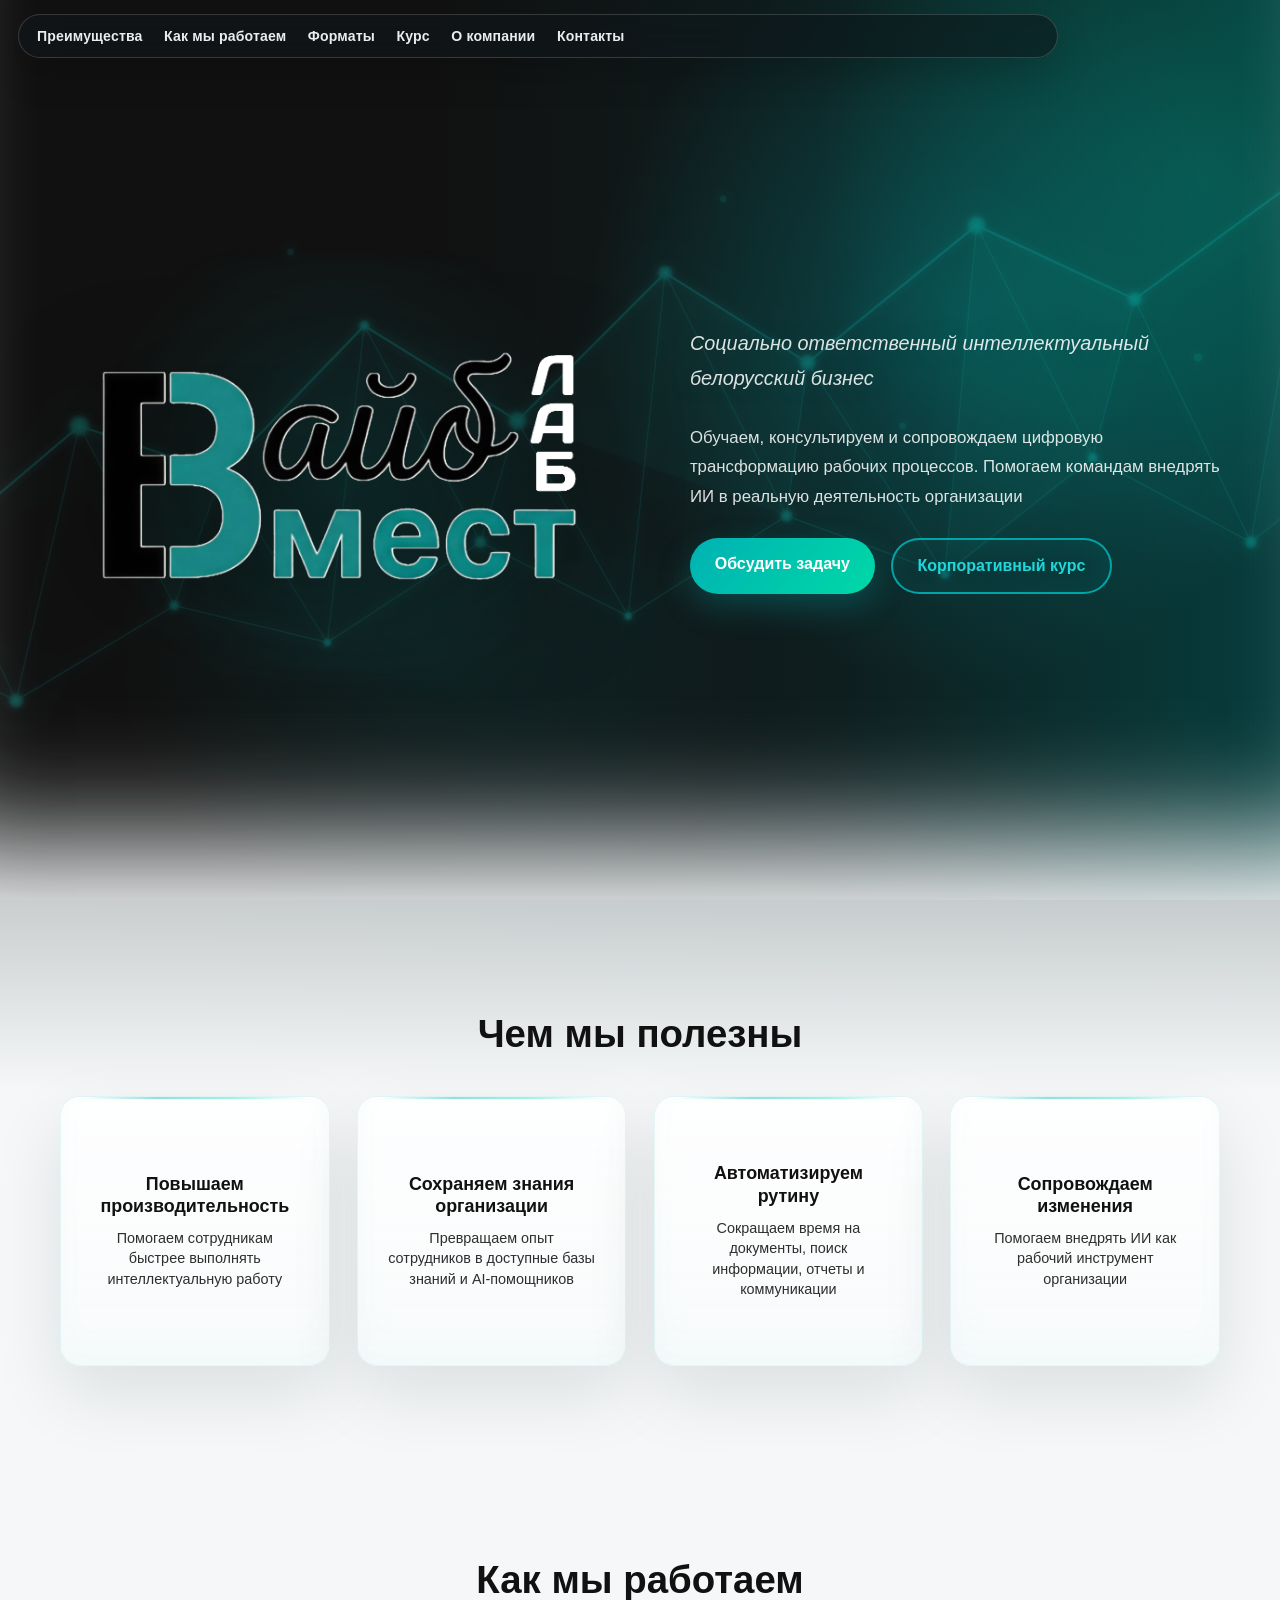
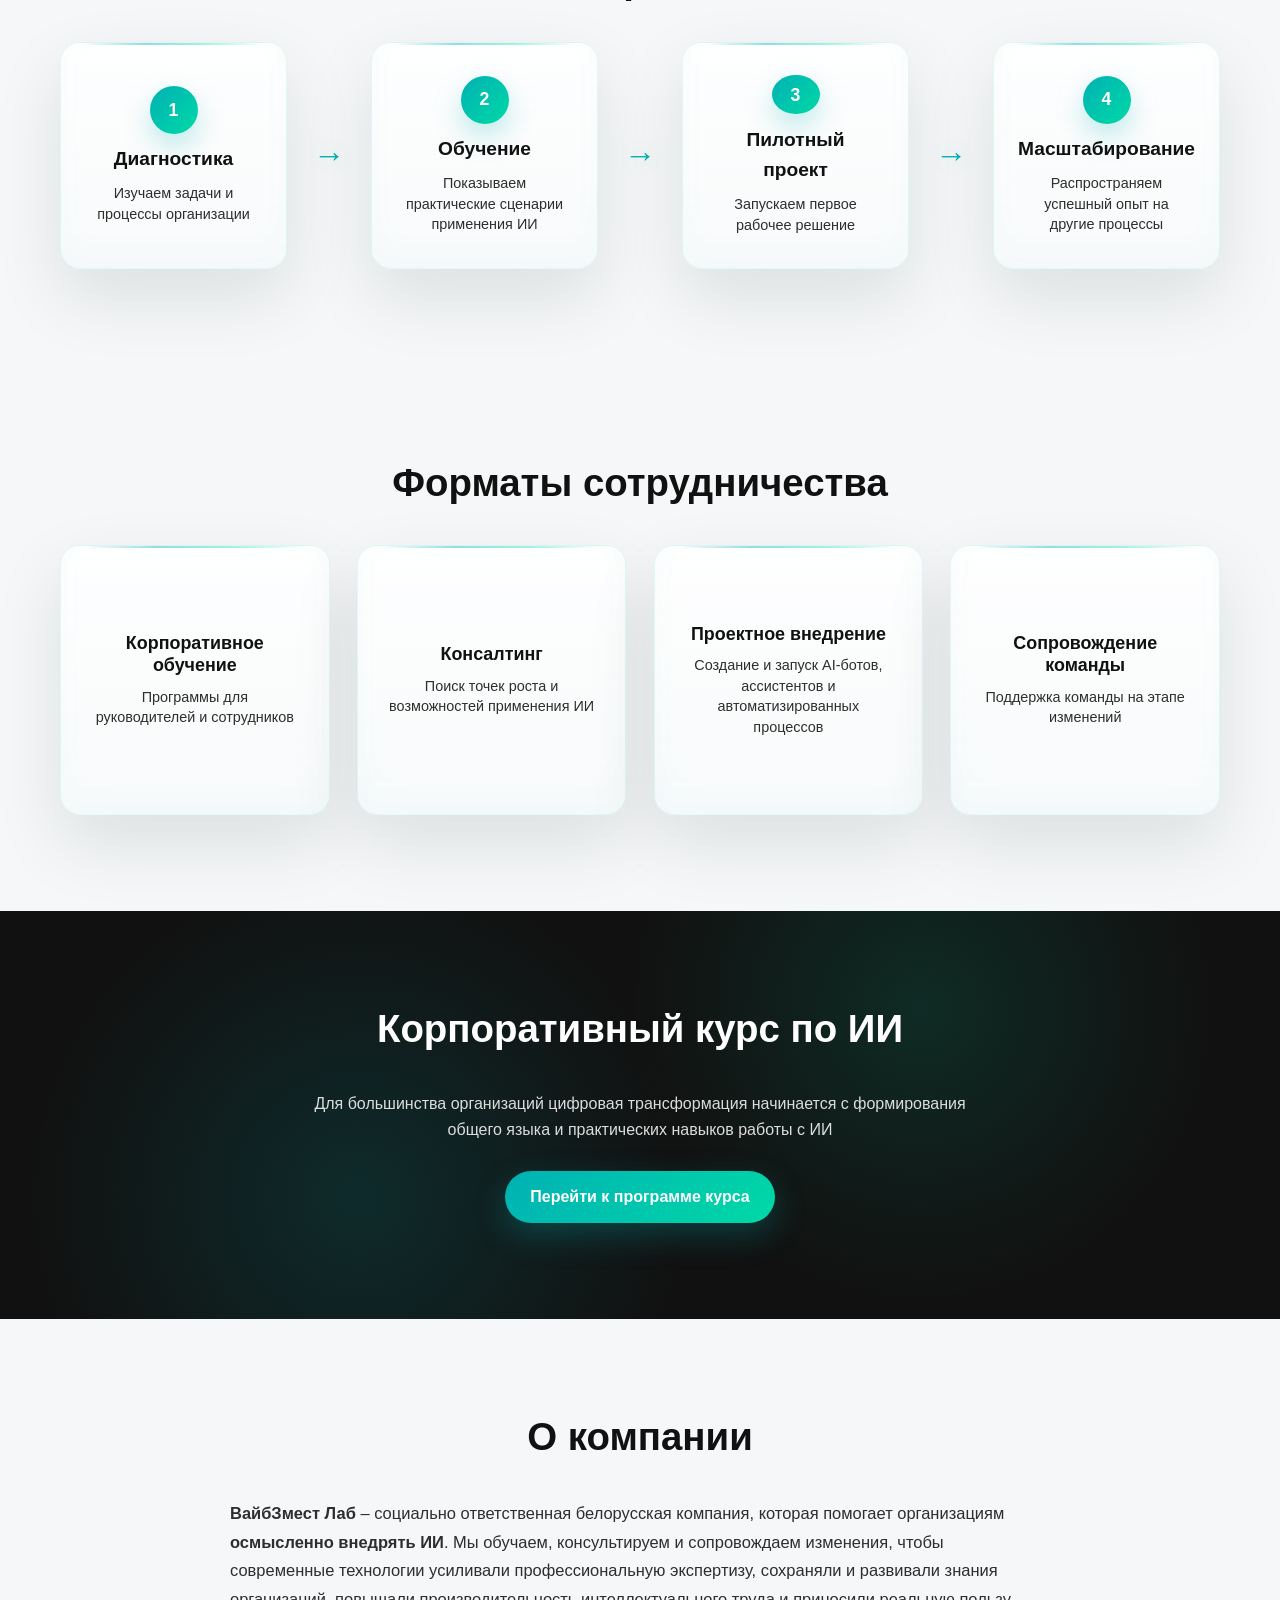
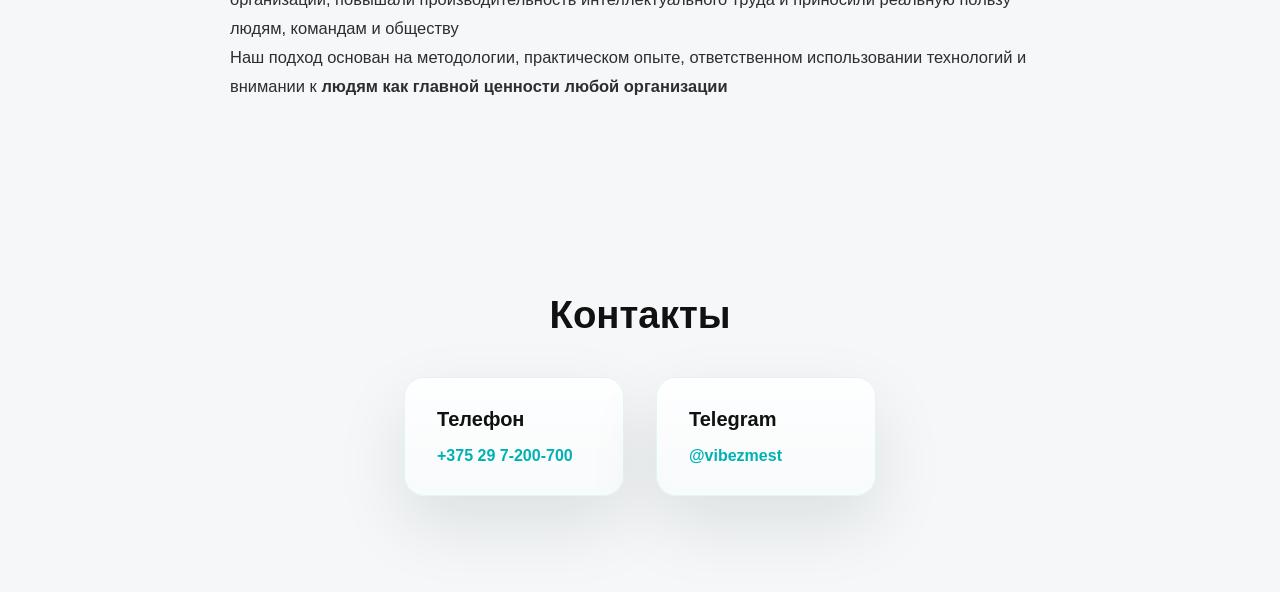
<file: index.html>
<!DOCTYPE html>
<html lang="ru">
  <head>
    <meta charset="UTF-8" />
    <meta name="viewport" content="width=device-width, initial-scale=1.0" />
    <title>ВайбЗмест</title>
    <link rel="stylesheet" href="style.css" />
  </head>
  <body>
    <!-- Header / Hero Section -->
    <header class="hero" id="hero">
      <nav class="navbar">
        <!-- Убираем маленький логотип из навигации: оставляем только пункты меню и бургер -->
        <button class="nav-toggle" aria-label="Меню">
          &#9776;
        </button>
        <ul class="nav-links">
          <li><a href="#benefits">Преимущества</a></li>
          <li><a href="#process">Как мы работаем</a></li>
          <li><a href="#formats">Форматы</a></li>
          <li><a href="#course">Курс</a></li>
          <li><a href="#about">О компании</a></li>
          <li><a href="#contacts">Контакты</a></li>
        </ul>
      </nav>
      <div class="hero-content">
        <!-- New hero layout: logo card and text side by side -->
        <div class="hero-logo-card">
          <!-- Логотип лежит в корне репозитория: logo.png -->
          <img src="logo.png" alt="Логотип ВайбЗмест" class="hero-logo" />
        </div>
        <div class="hero-text">
          <!-- Курсивная ценностная фраза вместо слогана про ИИ -->
          <p class="eyebrow">Социально ответственный интеллектуальный белорусский бизнес</p>
          <!-- Основные заголовки убираем, поскольку они дублируют логотип -->
          <p>
            Обучаем, консультируем и сопровождаем цифровую трансформацию рабочих
            процессов. Помогаем командам внедрять ИИ в&nbsp;реальную деятельность
            организации
          </p>
          <div class="hero-buttons">
            <a href="#contacts" class="btn btn-primary">Обсудить задачу</a>
            <!-- Ссылка на программу корпоративного курса ведет на отдельный сайт -->
            <a href="https://pedfund.github.io/AI-PVNvna/" class="btn btn-outline" id="hero-course-link">Корпоративный курс</a>
          </div>
        </div>
      </div>
    </header>

    <!-- Benefits Section -->
    <section class="section benefits scroll-section" id="benefits">
      <div class="container">
        <h2 class="section-title">Чем мы полезны</h2>
        <div class="cards-grid">
          <div class="circle-card">
            <h3>Повышаем производительность</h3>
            <p>
              Помогаем сотрудникам быстрее выполнять интеллектуальную работу
            </p>
          </div>
          <div class="circle-card">
            <h3>Сохраняем знания организации</h3>
            <p>
              Превращаем опыт сотрудников в&nbsp;доступные базы знаний и
              AI‑помощников
            </p>
          </div>
          <div class="circle-card">
            <h3>Автоматизируем рутину</h3>
            <p>
              Сокращаем время на документы, поиск информации, отчеты и
              коммуникации
            </p>
          </div>
          <div class="circle-card">
            <h3>Сопровождаем изменения</h3>
            <p>
              Помогаем внедрять ИИ как рабочий инструмент организации
            </p>
          </div>
        </div>
      </div>
    </section>

    <!-- Process Section -->
    <section class="section process scroll-section" id="process">
      <div class="container">
        <h2 class="section-title">Как мы работаем</h2>
        <div class="process-flow">
          <div class="process-step">
            <div class="step-number">1</div>
            <h3>Диагностика</h3>
            <p>Изучаем задачи и процессы организации</p>
          </div>
          <div class="process-arrow">&rarr;</div>
          <div class="process-step">
            <div class="step-number">2</div>
            <h3>Обучение</h3>
            <p>Показываем практические сценарии применения ИИ</p>
          </div>
          <div class="process-arrow">&rarr;</div>
          <div class="process-step">
            <div class="step-number">3</div>
            <h3>Пилотный проект</h3>
            <p>Запускаем первое рабочее решение</p>
          </div>
          <div class="process-arrow">&rarr;</div>
          <div class="process-step">
            <div class="step-number">4</div>
            <h3>Масштабирование</h3>
            <p>Распространяем успешный опыт на другие процессы</p>
          </div>
        </div>
      </div>
    </section>

    <!-- Formats Section -->
    <section class="section formats scroll-section" id="formats">
      <div class="container">
        <h2 class="section-title">Форматы сотрудничества</h2>
        <div class="cards-grid">
          <div class="circle-card">
            <h3>Корпоративное обучение</h3>
            <p>Программы для руководителей и сотрудников</p>
          </div>
          <div class="circle-card">
            <h3>Консалтинг</h3>
            <p>Поиск точек роста и возможностей применения ИИ</p>
          </div>
          <div class="circle-card">
            <h3>Проектное внедрение</h3>
            <p>Создание и запуск AI‑ботов, ассистентов и автоматизированных процессов</p>
          </div>
          <div class="circle-card">
            <h3>Сопровождение команды</h3>
            <p>Поддержка команды на этапе изменений</p>
          </div>
        </div>
      </div>
    </section>

    <!-- Course Section -->
    <section class="section course scroll-section" id="course">
      <div class="container course-content">
        <h2 class="section-title">Корпоративный курс по ИИ</h2>
        <p>
          Для большинства организаций цифровая трансформация начинается с
          формирования общего языка и практических навыков работы с ИИ
        </p>
        <a href="https://pedfund.github.io/AI-PVNvna/" class="btn btn-primary" id="course-link">Перейти к программе курса</a>
      </div>
    </section>

    <!-- About Section -->
    <section class="section about scroll-section" id="about">
      <div class="container">
        <h2 class="section-title">О компании</h2>
        <p>
         <p>
  <strong>ВайбЗмест Лаб</strong> – социально ответственная белорусская компания, которая помогает организациям <strong>осмысленно внедрять ИИ</strong>. Мы обучаем, консультируем и сопровождаем изменения, чтобы современные технологии усиливали профессиональную экспертизу, сохраняли и развивали знания организаций, повышали производительность интеллектуального труда и приносили реальную пользу людям, командам и обществу
          </p>
          <p>
  Наш подход основан на методологии, практическом опыте, ответственном использовании технологий и внимании к <strong>людям как главной ценности любой организации </strong>
          </p>
        </p>
      </div>
    </section>

    <!-- Contacts Section -->
    <section class="section contacts scroll-section" id="contacts">
      <div class="container">
        <h2 class="section-title">Контакты</h2>
        <div class="contact-info">
          <div class="contact-item">
            <h3>Телефон</h3>
            <p><a href="tel:+375297200700">+375 29 7‑200‑700</a></p>
          </div>
          <div class="contact-item">
            <h3>Telegram</h3>
            <p><a href="https://t.me/vibezmest" id="telegram-link">@vibezmest</a></p>
          </div>
        </div>
      </div>
    </section>

    <script src="script.js"></script>
  </body>
</html>
</file>
<file: style.css>
/*
 * Основная таблица стилей для сайта ВайбЗмест
 * Тексты и структура не меняются. Доработаны визуал, фон, навигация и анимации.
 */

:root {
  --color-primary: #111111;
  --color-light: #ffffff;
  --color-accent: #00b1b4;
  --color-accent-emerald: #00d9a6;
  --color-background: #f5f7f8;
  --color-card-bg: #f5f7f8;
  --color-text-dark: #2e2e2e;
  --color-text-light: #f9f9f9;
  --spacing: 20px;
  --max-width: 1200px;
}

* {
  margin: 0;
  padding: 0;
  box-sizing: border-box;
}

html {
  scroll-behavior: smooth;
  scroll-padding-top: 92px;
}

body {
  font-family: 'Arial', 'Helvetica', sans-serif;
  line-height: 1.6;
  background:
    radial-gradient(circle at 80% 0%, rgba(0, 177, 180, 0.07), transparent 34%),
    linear-gradient(180deg, rgba(9, 17, 19, 0.08) 0, transparent 260px),
    var(--color-background);
  color: var(--color-text-dark);
  overflow-x: hidden;
}

img {
  max-width: 100%;
  height: auto;
}

a {
  color: var(--color-accent);
  text-decoration: none;
}

a:hover {
  text-decoration: none;
}

.container {
  max-width: var(--max-width);
  margin: 0 auto;
  padding: 0 var(--spacing);
}

/* Навигация: фиксированная стеклянная строка */
.navbar {
  position: fixed;
  top: 14px;
  left: 18px;
  width: min(1040px, calc(100vw - 36px));
  padding: 8px 18px;
  display: flex;
  align-items: center;
  justify-content: flex-start;
  z-index: 10001;
  background: rgba(16, 22, 26, 0.64);
  backdrop-filter: blur(22px) saturate(150%);
  -webkit-backdrop-filter: blur(22px) saturate(150%);
  border: 1px solid rgba(255, 255, 255, 0.16);
  border-radius: 999px;
  box-shadow: 0 14px 38px rgba(0, 0, 0, 0.18);
  transition: background 0.3s ease, border-color 0.3s ease, box-shadow 0.3s ease;
}

.navbar .logo {
  display: none;
}

.nav-links {
  list-style: none;
  display: flex;
  gap: 1.35rem;
  align-items: center;
}

.nav-links li a {
  color: rgba(255, 255, 255, 0.92);
  font-weight: 600;
  font-size: 0.88rem;
  letter-spacing: 0.01em;
  position: relative;
  transition: color 0.25s ease;
}

.nav-links li a::after {
  content: "";
  position: absolute;
  left: 0;
  right: 0;
  bottom: -7px;
  height: 1px;
  background: linear-gradient(90deg, transparent, var(--color-accent), var(--color-accent-emerald), transparent);
  transform: scaleX(0);
  transform-origin: center;
  opacity: 0;
  transition: transform 0.25s ease, opacity 0.25s ease;
}

.nav-links li a:hover {
  color: var(--color-light);
}

.nav-links li a:hover::after {
  transform: scaleX(1);
  opacity: 1;
}

.nav-toggle {
  display: none;
  font-size: 2rem;
  background: none;
  border: none;
  color: var(--color-light);
  cursor: pointer;
}

/* Первый экран */
.hero {
  background-color: var(--color-primary);
  color: var(--color-light);
  min-height: 100vh;
  display: flex;
  flex-direction: column;
  justify-content: center;
  align-items: center;
  padding: 132px var(--spacing) 80px;
  text-align: center;
  position: relative;
  z-index: 10000;
  overflow: hidden;
  isolation: isolate;
}

/* Общий темный фон, градиент и глубина */
.hero::before {
  content: "";
  position: absolute;
  inset: 0;
  background:
    radial-gradient(circle at 75% 35%, rgba(0, 177, 180, 0.28), transparent 33%),
    radial-gradient(circle at 94% 20%, rgba(0, 217, 166, 0.18), transparent 28%),
    radial-gradient(circle at 34% 72%, rgba(0, 177, 180, 0.11), transparent 30%),
    linear-gradient(90deg, #111111 0%, #111111 34%, #0e1e1f 66%, #073d3d 100%);
  pointer-events: none;
  z-index: 0;
}

/* Фиксированная нейросетка на фоне первого экрана */
.hero::after {
  content: "";
  position: absolute;
  inset: -18% -26% -12% -18%;
  background-image: url("assets/network-bg.svg");
  background-repeat: no-repeat;
  background-size: min(1900px, 170vw) auto;
  background-position: 50% 52%;
  opacity: 0.27;
  filter: saturate(1.05) drop-shadow(0 0 18px rgba(0, 177, 180, 0.16));
  mix-blend-mode: screen;
  pointer-events: none;
  z-index: 1;
  animation: networkFloat 42s ease-in-out infinite alternate;
  mask-image: linear-gradient(180deg, transparent 0%, black 18%, black 82%, transparent 100%);
  -webkit-mask-image: linear-gradient(180deg, transparent 0%, black 18%, black 82%, transparent 100%);
}

.hero::before {
  box-shadow: inset 0 -150px 120px -95px var(--color-background);
}

.hero-content {
  position: relative;
}

.hero-content {
  width: min(1160px, 92vw);
  display: grid;
  grid-template-columns: 1fr 0.95fr;
  align-items: center;
  gap: clamp(42px, 6vw, 72px);
  text-align: left;
  z-index: 3;
  transform: translateY(-8px);
}

/* Логотип без карточки, рамки и черной подложки от CSS */
.hero-logo-card {
  background: transparent;
  padding: 0;
  border-radius: 0;
  box-shadow: none;
  position: relative;
  animation: heroLogoIn 0.9s ease-out both;
}

.hero-logo-card::before {
  content: "";
  position: absolute;
  inset: -20%;
  background: radial-gradient(circle, rgba(0, 177, 180, 0.2), transparent 58%);
  filter: blur(8px);
  z-index: -1;
  opacity: 0.75;
  animation: logoGlow 7s ease-in-out infinite alternate;
}

.hero-logo {
  width: 100%;
  display: block;
  border: none;
  border-radius: 0;
  filter: drop-shadow(0 22px 55px rgba(0, 0, 0, 0.45));
}

.hero-text {
  max-width: 590px;
  animation: heroTextIn 0.9s ease-out 0.12s both;
}

.eyebrow {
  color: var(--color-text-light);
  font-weight: 400;
  letter-spacing: normal;
  text-transform: none;
  font-style: italic;
  font-size: clamp(1.08rem, 1.55vw, 1.34rem) !important;
  line-height: 1.28;
  margin-bottom: 1.05rem;
  text-shadow: 0 0 30px rgba(0, 177, 180, 0.25);
}

.hero-content h1 {
  font-size: clamp(3rem, 6vw, 5.8rem);
  line-height: 1;
  margin-bottom: 1rem;
}

.hero-content h2 {
  font-size: clamp(1.35rem, 2vw, 2rem);
  line-height: 1.35;
  font-weight: 500;
  margin-bottom: 1.4rem;
}

.hero-content p {
  font-size: 1.05rem;
  line-height: 1.75;
  color: rgba(255, 255, 255, 0.86);
  margin-bottom: 1.7rem;
  max-width: 620px;
}

.hero-buttons {
  display: flex;
  gap: 1rem;
  flex-wrap: wrap;
  justify-content: flex-start;
  margin-bottom: 1rem;
}

.tagline {
  font-size: 0.92rem;
  color: rgba(255, 255, 255, 0.62);
}

.btn {
  display: inline-block;
  padding: 0.82rem 1.55rem;
  border-radius: 999px;
  font-weight: 700;
  transition: transform 0.25s ease, background-color 0.3s ease, color 0.3s ease, border-color 0.3s ease, box-shadow 0.3s ease;
}

.btn:hover {
  transform: translateY(-2px);
}

.btn-primary {
  background: linear-gradient(135deg, var(--color-accent), var(--color-accent-emerald));
  color: var(--color-light);
  box-shadow: 0 12px 32px rgba(0, 177, 180, 0.28);
}

.btn-primary:hover {
  background: linear-gradient(135deg, #00c5c9, #00e4ae);
  box-shadow: 0 16px 42px rgba(0, 177, 180, 0.36);
}

.btn-outline {
  background-color: rgba(0, 177, 180, 0.04);
  color: #20d7da;
  border: 2px solid rgba(0, 177, 180, 0.9);
  box-shadow: inset 0 0 24px rgba(0, 177, 180, 0.08);
}

.btn-outline:hover {
  background-color: var(--color-accent);
  color: var(--color-light);
  border-color: var(--color-accent);
  box-shadow: 0 16px 42px rgba(0, 177, 180, 0.26);
}

.section {
  padding: 96px 0;
  position: relative;
  z-index: 0;
  scroll-margin-top: 96px;
  background: transparent;
}

.benefits {
  padding-top: 112px;
  background:
    linear-gradient(180deg, rgba(7, 18, 20, 0.18) 0%, rgba(245, 247, 248, 0.98) 34%, var(--color-background) 100%);
}

.section-title {
  font-size: clamp(2rem, 3vw, 2.65rem);
  line-height: 1.15;
  margin-bottom: 2.5rem;
  text-align: center;
  color: var(--color-primary);
}

.cards-grid {
  display: grid;
  grid-template-columns: repeat(auto-fit, minmax(250px, 1fr));
  gap: 1.7rem;
}

.card,
.circle-card,
.process-step {
  z-index: auto;
  background:
    linear-gradient(180deg, rgba(255, 255, 255, 0.9), rgba(248, 251, 252, 0.82));
  border: 1px solid rgba(0, 177, 180, 0.1);
  box-shadow:
    inset 0 1px 0 rgba(255, 255, 255, 0.86),
    inset 0 -16px 34px rgba(0, 177, 180, 0.025),
    0 28px 70px rgba(14, 28, 34, 0.1);
  transition: transform 0.3s ease, box-shadow 0.3s ease, border-color 0.3s ease;
}

.card::before,
.circle-card::before,
.process-step::before {
  content: "";
  position: absolute;
  top: 0;
  left: 22px;
  right: 22px;
  height: 2px;
  border-radius: 999px;
  background: linear-gradient(90deg, transparent, rgba(0, 177, 180, 0.58), rgba(0, 217, 166, 0.5), transparent);
  opacity: 0.72;
}

.card:hover,
.circle-card:hover,
.process-step:hover {
  transform: translateY(-6px);
  border-color: rgba(0, 177, 180, 0.22);
  box-shadow:
    inset 0 1px 0 rgba(255, 255, 255, 0.92),
    inset 0 -16px 34px rgba(0, 177, 180, 0.04),
    0 34px 86px rgba(14, 28, 34, 0.14),
    0 0 34px rgba(0, 177, 180, 0.08);
}

.card {
  position: relative;
  overflow: hidden;
  border-radius: 20px;
  padding: 1.7rem;
}

.card h3 {
  margin-bottom: 0.75rem;
  font-size: 1.25rem;
  color: var(--color-primary);
}

.card p {
  font-size: 0.95rem;
  color: var(--color-text-dark);
  line-height: 1.5;
}

.circle-card {
  position: relative;
  overflow: hidden;
  border-radius: 20px;
  aspect-ratio: 1 / 1;
  display: flex;
  flex-direction: column;
  align-items: stretch;
  justify-content: center;
  padding: 1.6rem 1.55rem;
  text-align: center;
}

.circle-card h3 {
  margin: 0 auto 0.65rem;
  font-size: 1.12rem;
  line-height: 1.25;
  color: var(--color-primary);
  max-width: 94%;
}

.circle-card p {
  font-size: 0.9rem;
  color: var(--color-text-dark);
  line-height: 1.42;
  margin: 0 auto;
  max-width: 96%;
}

.process-flow {
  display: flex;
  flex-direction: column;
  align-items: center;
  gap: 1rem;
}

.process-step {
  position: relative;
  overflow: hidden;
  border-radius: 20px;
  aspect-ratio: 1 / 1;
  padding: 2rem;
  display: flex;
  flex-direction: column;
  align-items: center;
  justify-content: center;
  text-align: center;
  width: 100%;
}

.process-step h3 {
  margin-bottom: 0.5rem;
  font-size: 1.2rem;
  color: var(--color-primary);
}

.process-step p {
  color: var(--color-text-dark);
  font-size: 0.9rem;
  line-height: 1.45;
}

.process-arrow {
  font-size: 2rem;
  color: var(--color-accent);
  transform: none;
  margin: 0 10px;
  filter: drop-shadow(0 0 10px rgba(0, 177, 180, 0.18));
}

.step-number {
  background: linear-gradient(135deg, var(--color-accent), var(--color-accent-emerald));
  color: var(--color-light);
  border-radius: 50%;
  width: 48px;
  height: 48px;
  display: flex;
  align-items: center;
  justify-content: center;
  margin-bottom: 0.65rem;
  font-weight: 700;
  font-size: 1.1rem;
  box-shadow: 0 12px 28px rgba(0, 177, 180, 0.25);
}

.course {
  background:
    radial-gradient(circle at 72% 24%, rgba(0, 217, 166, 0.13), transparent 30%),
    radial-gradient(circle at 28% 70%, rgba(0, 177, 180, 0.16), transparent 34%),
    var(--color-primary);
  color: var(--color-light);
  text-align: center;
  overflow: hidden;
}

.course .section-title {
  color: var(--color-light);
}

.course p {
  max-width: 660px;
  margin: 0 auto 1.7rem;
  font-size: 1rem;
  line-height: 1.65;
  color: rgba(255, 255, 255, 0.85);
}

.course .btn-primary {
  font-size: 1rem;
}

.about p {
  max-width: 820px;
  margin: 0 auto;
  font-size: 1.03rem;
  line-height: 1.75;
}

.contacts {
  background-color: var(--color-background);
  color: var(--color-primary);
}

.contact-info {
  display: flex;
  flex-wrap: wrap;
  gap: 2rem;
  justify-content: center;
}

.contact-item {
  min-width: 220px;
  padding: 1.6rem 2rem;
  border-radius: 20px;
  background: linear-gradient(180deg, rgba(255, 255, 255, 0.9), rgba(248, 251, 252, 0.84));
  box-shadow:
    inset 0 1px 0 rgba(255, 255, 255, 0.86),
    0 28px 70px rgba(14, 28, 34, 0.1);
  border: 1px solid rgba(0, 177, 180, 0.1);
  transition: transform 0.3s ease, box-shadow 0.3s ease;
}

.contact-item:hover {
  transform: translateY(-6px);
  box-shadow:
    inset 0 1px 0 rgba(255, 255, 255, 0.92),
    0 34px 86px rgba(14, 28, 34, 0.14),
    0 0 34px rgba(0, 177, 180, 0.08);
}

.contact-item h3 {
  margin-bottom: 0.5rem;
  font-size: 1.25rem;
  color: var(--color-primary);
}

.contact-item p {
  font-size: 1rem;
}

.contact-item a {
  color: var(--color-accent);
  font-weight: 700;
}

.contact-item a:hover {
  text-decoration: underline;
}

.scroll-section {
  opacity: 0;
  transform: translateY(44px);
  transition: opacity 0.7s ease-out, transform 0.7s ease-out;
}

.scroll-section.visible {
  opacity: 1;
  transform: translateY(0);
}

@media (min-width: 768px) {
  .process-flow {
    flex-direction: row;
    justify-content: space-between;
  }

  .process-step {
    width: calc(25% - 15px);
  }
}

@media (max-width: 991px) {
  .navbar {
    justify-content: space-between;
    width: min(520px, calc(100vw - 28px));
    left: 14px;
    padding: 7px 11px 7px 16px;
  }

  .nav-links {
    position: absolute;
    top: calc(100% + 10px);
    right: 0;
    background-color: rgba(16, 22, 26, 0.82);
    backdrop-filter: blur(22px) saturate(150%);
    -webkit-backdrop-filter: blur(22px) saturate(150%);
    flex-direction: column;
    width: 230px;
    padding: 1rem;
    gap: 1rem;
    display: none;
    border-radius: 22px;
    border: 1px solid rgba(255, 255, 255, 0.18);
    box-shadow: 0 18px 44px rgba(0, 0, 0, 0.16);
  }

  .nav-links li a {
    color: var(--color-light);
    font-size: 0.94rem;
  }

  .nav-toggle {
    display: block;
    margin-left: auto;
  }

  .navbar.active .nav-links {
    display: flex;
  }
}

@media (max-width: 900px) {
  .hero {
    padding: 132px var(--spacing) 72px;
  }

  .hero::after {
    background-size: 240% auto;
    background-position: 48% 46%;
    opacity: 0.22;
  }

  .hero-content {
    grid-template-columns: 1fr;
    gap: 38px;
    text-align: center;
    transform: none;
  }

  .hero-logo-card {
    max-width: 460px;
    margin: 0 auto;
  }

  .hero-text {
    margin: 0 auto;
  }

  .hero-buttons {
    justify-content: center;
  }
}

@media (max-width: 767px) {
  .process-arrow {
    transform: rotate(90deg);
    margin: 10px 0;
  }
}

@media (max-width: 575px) {
  .cards-grid {
    grid-template-columns: 1fr;
  }

  .circle-card,
  .process-step {
    aspect-ratio: auto;
    min-height: 220px;
  }

  .eyebrow {
    font-size: 1.25rem !important;
  }
}

@keyframes networkFloat {
  0% {
    transform: translate3d(-24px, 10px, 0) scale(1);
    opacity: 0.2;
  }

  50% {
    transform: translate3d(12px, -14px, 0) scale(1.018);
    opacity: 0.31;
  }

  100% {
    transform: translate3d(34px, 6px, 0) scale(1.035);
    opacity: 0.25;
  }
}

@keyframes logoGlow {
  from {
    opacity: 0.45;
    transform: scale(0.96);
  }

  to {
    opacity: 0.88;
    transform: scale(1.04);
  }
}

@keyframes heroLogoIn {
  from {
    opacity: 0;
    transform: translateY(18px) scale(0.98);
  }

  to {
    opacity: 1;
    transform: translateY(0) scale(1);
  }
}

@keyframes heroTextIn {
  from {
    opacity: 0;
    transform: translateY(18px);
  }

  to {
    opacity: 1;
    transform: translateY(0);
  }
}
</file>
